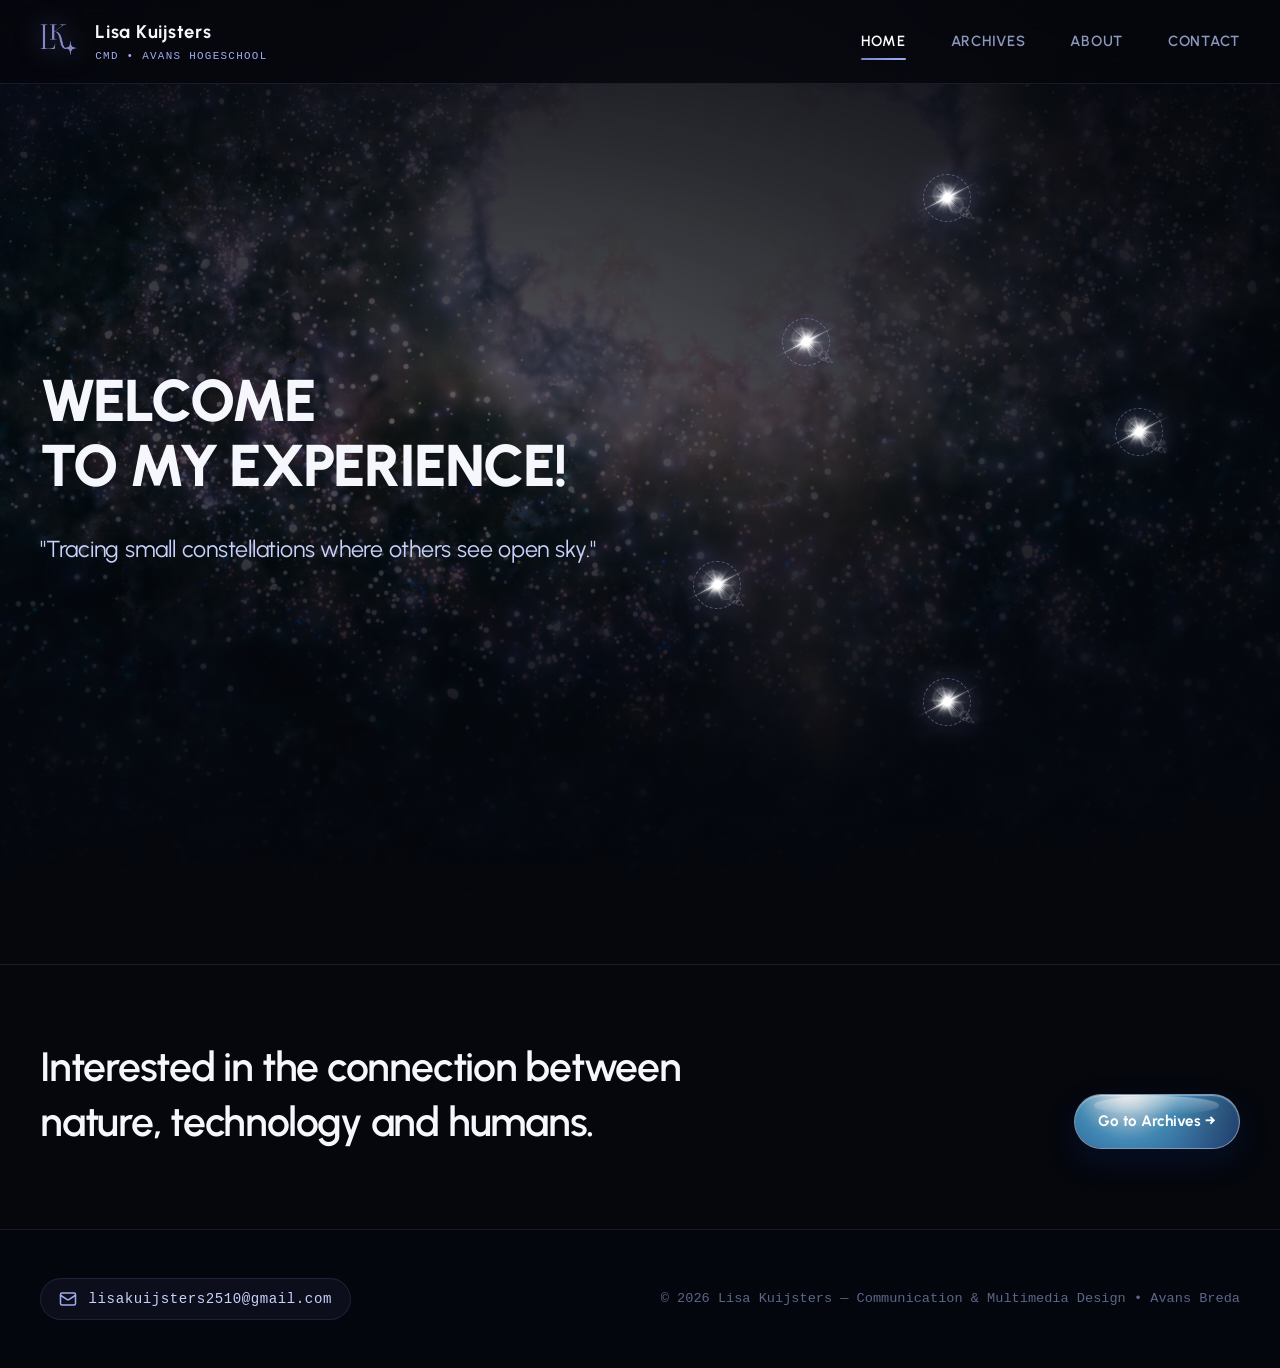
<file: index.html>
<!DOCTYPE html>
<html lang="en">
<head>
  <meta charset="UTF-8">
  <meta name="viewport" content="width=device-width, initial-scale=1.0">
  <title>Lisa Kuijsters — Portfolio</title>
  <meta name="description" content="Editorial design archive and portfolio of Lisa Kuijsters, Communication &amp; Multimedia Design at Avans Hogeschool.">
  <link rel="stylesheet" href="css/style.css">
  <link rel="icon" type="image/png" href="images/logo.png">
</head>
<body>

  <!-- Ambient Cursor Glow -->
  <div id="cursor-glow"></div>

  <!-- Header Navigation -->
  <header class="site-header">
    <div class="container header-inner">
      <a href="index.html" class="logo-link">
        <img src="images/logo.png" alt="LK Monogram Logo" class="logo-img">
        <div class="logo-meta">
          <span class="logo-name">Lisa Kuijsters</span>
          <span class="logo-dept">CMD • AVANS HOGESCHOOL</span>
        </div>
      </a>

      <nav class="desktop-nav">
        <a href="index.html" class="nav-link active">Home</a>
        <a href="archives.html" class="nav-link">Archives</a>
        <a href="about.html" class="nav-link">About</a>
        <a href="contact.html" class="nav-link">Contact</a>
      </nav>

      <button class="mobile-menu-btn" aria-label="Toggle navigation menu">
        <img src="images/icons/menu.png" alt="Menu Icon">
      </button>
    </div>
  </header>

  <!-- Mobile Drawer -->
  <div class="mobile-drawer">
    <a href="index.html" class="nav-link active">Home</a>
    <a href="archives.html" class="nav-link">Archives</a>
    <a href="about.html" class="nav-link">About</a>
    <a href="contact.html" class="nav-link">Contact</a>
  </div>

  <main>
    <!-- Living Rotating Milky Way Background -->
    <div class="milkyway-viewport">
      <div class="milkyway-galaxy-disc" aria-hidden="true"></div>
      <div class="milkyway-overlay-mask" aria-hidden="true"></div>
    </div>

    <!-- Interactive Constellation System: 5 Project Starburst Buttons -->
    <div class="constellation-system">
      
      <!-- Button Node 1: Project 01 — Aether (Active Project: Can + Poster) -->
      <a href="archives.html#aether" class="star-node star-node-1" data-target-url="archives.html#aether">
        <div class="node-pulse-ring"></div>
        <div class="star-node-flare-btn" role="button" aria-label="Open Project 01: Aether"></div>
        <!-- Hover Preview Card -->
        <div class="node-preview-card">
          <div class="preview-thumb">
            <img src="images/mockup blikje.png" alt="Aether Botanical Can &amp; Poster Project">
          </div>
          <div class="preview-meta-row">
            <span class="preview-num">PROJECT 01</span>
            <span class="preview-category">BRANDING</span>
          </div>
          <h4 class="preview-title">Aether</h4>
          <p style="font-size:0.85rem;color:var(--text-muted);margin-top:-0.3rem;">Botanical Identity</p>
          <div class="preview-cta">
            <span>EXPLORE ARCHIVE</span>
            <span>→</span>
          </div>
        </div>
      </a>

      <!-- Button Node 2: Project 02 — Tea Break -->
      <a href="archives.html#tea-break" class="star-node star-node-2" data-target-url="archives.html#tea-break">
        <div class="node-pulse-ring"></div>
        <div class="star-node-flare-btn" role="button" aria-label="Open Project 02: Tea Break"></div>
        <!-- Hover Preview Card -->
        <div class="node-preview-card">
          <div class="preview-thumb">
            <img src="images/knolling.jpg" alt="Tea Break Knolling Composition">
          </div>
          <div class="preview-meta-row">
            <span class="preview-num">PROJECT 02</span>
            <span class="preview-category">REDESIGN</span>
          </div>
          <h4 class="preview-title">Tea Break</h4>
          <p style="font-size:0.85rem;color:var(--text-muted);margin-top:-0.3rem;">Knolling &amp; 3D Design</p>
          <div class="preview-cta">
            <span>EXPLORE ARCHIVE</span>
            <span>→</span>
          </div>
        </div>
      </a>

      <!-- Button Node 3: Project 03 — A dive in nature -->
      <a href="archives.html#a-dive-in-nature" class="star-node star-node-3" data-target-url="archives.html#a-dive-in-nature">
        <div class="node-pulse-ring"></div>
        <div class="star-node-flare-btn" role="button" aria-label="Open Project 03: A dive in nature"></div>
        <!-- Hover Preview Card -->
        <div class="node-preview-card">
          <div class="preview-thumb">
            <img src="images/butterfly.jpg" alt="A dive in nature Butterfly Sketch">
          </div>
          <div class="preview-meta-row">
            <span class="preview-num">PROJECT 03</span>
            <span class="preview-category">SKETCHING</span>
          </div>
          <h4 class="preview-title">A dive in nature</h4>
          <p style="font-size:0.85rem;color:var(--text-muted);margin-top:-0.3rem;">Visual Studies</p>
          <div class="preview-cta">
            <span>EXPLORE ARCHIVE</span>
            <span>→</span>
          </div>
        </div>
      </a>

      <!-- Button Node 4: Project 04 — StimShower -->
      <a href="archives.html#stimshower" class="star-node star-node-4" data-target-url="archives.html#stimshower">
        <div class="node-pulse-ring"></div>
        <div class="star-node-flare-btn" role="button" aria-label="Open Project 04: StimShower"></div>
        <!-- Hover Preview Card -->
        <div class="node-preview-card">
          <div class="preview-thumb">
            <img src="images/ssvisualisatie.jpg" alt="StimShower Sensory Visualisation">
          </div>
          <div class="preview-meta-row">
            <span class="preview-num">PROJECT 04</span>
            <span class="preview-category">SCENT DESIGN</span>
          </div>
          <h4 class="preview-title">StimShower</h4>
          <p style="font-size:0.85rem;color:var(--text-muted);margin-top:-0.3rem;">Sensory Self-Medication</p>
          <div class="preview-cta">
            <span>EXPLORE ARCHIVE</span>
            <span>→</span>
          </div>
        </div>
      </a>

      <!-- Button Node 5: Project 05 — Workscape Box -->
      <a href="archives.html#workscape-box" class="star-node star-node-5" data-target-url="archives.html#workscape-box">
        <div class="node-pulse-ring"></div>
        <div class="star-node-flare-btn" role="button" aria-label="Open Project 05: Workscape Box"></div>
        <!-- Hover Preview Card -->
        <div class="node-preview-card">
          <div class="preview-thumb">
            <img src="images/workscapebox.jpg" alt="Workscape Box Physical Prototype">
          </div>
          <div class="preview-meta-row">
            <span class="preview-num">PROJECT 05</span>
            <span class="preview-category">PROTOTYPE</span>
          </div>
          <h4 class="preview-title">Workscape Box</h4>
          <p style="font-size:0.85rem;color:var(--text-muted);margin-top:-0.3rem;">Soundscape &amp; Shift Handover</p>
          <div class="preview-cta">
            <span>EXPLORE ARCHIVE</span>
            <span>→</span>
          </div>
        </div>
      </a>

    </div>

    <!-- Editorial Asymmetrical Hero Section (Open Milky Way Canvas) -->
    <section class="editorial-hero">
      <div class="container">
        
        <!-- Left Editorial Column -->
        <div class="editorial-hero-content">
          <h1 class="editorial-hero-title">
            Welcome <br>
            to my <span class="milky-way-hover lisa-galaxy-wrap" id="lisa-galaxy-wrap">
              <span class="lisa-text" id="lisa-text">experience</span>
              <canvas id="lisa-canvas" class="lisa-canvas"></canvas>
            </span>!
          </h1>

          <p class="hero-interest-text">
            "Tracing small constellations where others see open sky."
          </p>
        </div>

      </div>
    </section>

    <!-- Editorial Motto Divider -->
    <div class="hairline"></div>
    <div class="container" style="padding-bottom: 5rem;">
      <div style="display: flex; justify-content: space-between; align-items: flex-end; flex-wrap: wrap; gap: 2rem;">
        <div>
          <h2 class="title-medium" style="margin-top: 0.6rem; max-width: 680px; line-height: 1.35;">
            Interested in the connection between nature, technology and humans.
          </h2>
        </div>
        <a href="archives.html" class="btn-fluid-glass">
          <span>Go to Archives →</span>
        </a>
      </div>
    </div>
  </main>

  <!-- Clean Footer (Without duplicate menu) -->
  <footer class="site-footer">
    <div class="container">
      <div class="footer-inner">
        <a href="mailto:lisakuijsters2510@gmail.com" class="footer-email-link">
          <svg class="email-icon" width="18" height="18" viewBox="0 0 24 24" fill="none" stroke="currentColor" stroke-width="2" stroke-linecap="round" stroke-linejoin="round" aria-hidden="true">
            <rect width="20" height="16" x="2" y="4" rx="2"></rect>
            <path d="m22 7-8.97 5.7a1.94 1.94 0 0 1-2.06 0L2 7"></path>
          </svg>
          <span>lisakuijsters2510@gmail.com</span>
        </a>

        <div class="footer-bottom-text">
          <span>&copy; 2026 Lisa Kuijsters — Communication &amp; Multimedia Design • Avans Breda</span>
        </div>
      </div>
    </div>
  </footer>

  <script src="js/fluid-edges.js"></script>
  <script src="js/main.js"></script>
</body>
</html>
</file>
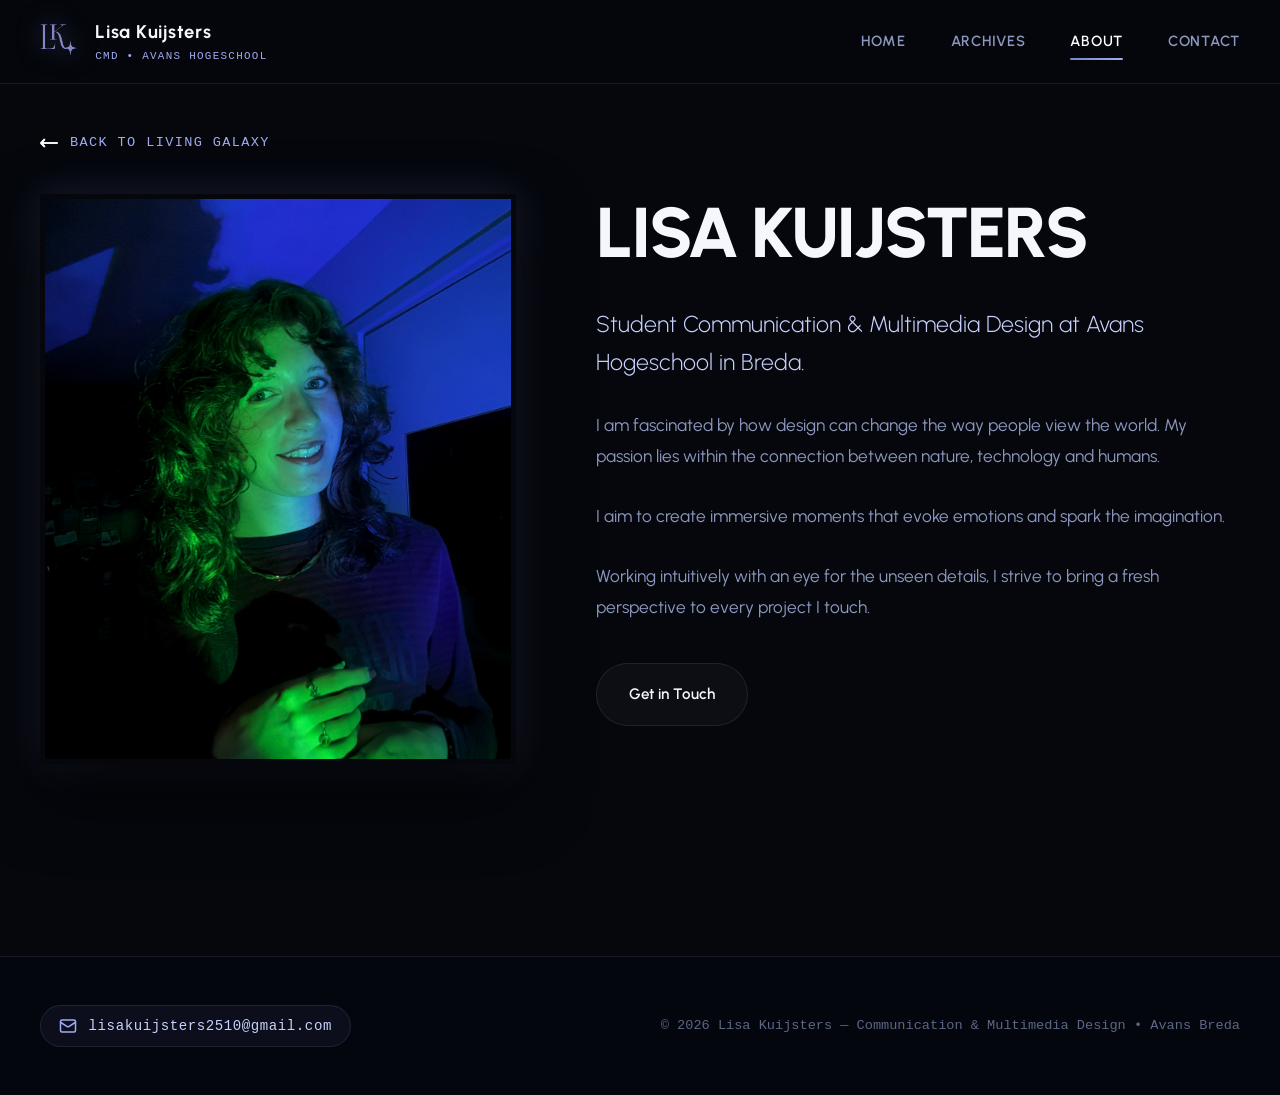
<file: about.html>
<!DOCTYPE html>
<html lang="en">
<head>
  <meta charset="UTF-8">
  <meta name="viewport" content="width=device-width, initial-scale=1.0">
  <title>About Lisa Kuijsters — CMD Avans Hogeschool</title>
  <meta name="description" content="Meet Lisa Kuijsters, a Communication & Multimedia Design student at Avans Hogeschool Breda. Philosophy, creative toolkit, and design ethos.">
  <link rel="stylesheet" href="css/style.css">
  <link rel="icon" type="image/png" href="images/logo.png">
</head>
<body>

  <!-- Ambient Cursor Glow -->
  <div id="cursor-glow"></div>

  <!-- Header Navigation -->
  <header class="site-header">
    <div class="container header-inner">
      <a href="index.html" class="logo-link">
        <img src="images/logo.png" alt="LK Monogram Logo" class="logo-img">
        <div class="logo-meta">
          <span class="logo-name">Lisa Kuijsters</span>
          <span class="logo-dept">CMD • AVANS HOGESCHOOL</span>
        </div>
      </a>

      <nav class="desktop-nav">
        <a href="index.html" class="nav-link">Home</a>
        <a href="archives.html" class="nav-link">Archives</a>
        <a href="about.html" class="nav-link active">About</a>
        <a href="contact.html" class="nav-link">Contact</a>
      </nav>

      <button class="mobile-menu-btn" aria-label="Toggle navigation menu">
        <img src="images/icons/menu.png" alt="Menu Icon">
      </button>
    </div>
  </header>

  <!-- Mobile Drawer -->
  <div class="mobile-drawer">
    <a href="index.html" class="nav-link">Home</a>
    <a href="archives.html" class="nav-link">Archives</a>
    <a href="about.html" class="nav-link active">About</a>
    <a href="contact.html" class="nav-link">Contact</a>
  </div>

  <main style="padding-top: calc(var(--header-height) + 3rem); padding-bottom: 6rem;">
    <div class="container">
      
      <!-- Back Navigation -->
      <a href="index.html" class="back-link">
        <img src="images/icons/leftArrow.png" alt="Back Arrow">
        <span>Back to Living Galaxy</span>
      </a>

      <!-- Asymmetrical Editorial Layout -->
      <div class="about-asymmetric-layout">
        
        <!-- Portrait Photo Column with me.jpg (Cloud Morphology) -->
        <div>
          <div class="about-portrait-card">
            <img src="images/me.jpg?v=20260914" alt="Lisa Kuijsters portrait in Barcelona overlooking city skyline">
          </div>
        </div>

        <!-- Bio & Editorial Content Column -->
        <div>
          <h1 class="editorial-hero-title" style="font-size: clamp(2.8rem, 5.5vw, 4.8rem); margin: 0 0 2rem 0;">
            Lisa Kuijsters
          </h1>

          <p class="lead-text" style="margin-bottom: 1.8rem;">
            Student Communication &amp; Multimedia Design at Avans Hogeschool in Breda.
          </p>

          <p style="margin-bottom: 1.8rem; font-size: 1.08rem; line-height: 1.8;">
            I am fascinated by how design can change the way people view the world. My passion lies within the connection between nature, technology and humans.
          </p>

          <p style="margin-bottom: 1.8rem; font-size: 1.08rem; line-height: 1.8;">
            I aim to create immersive moments that evoke emotions and spark the imagination.
          </p>

          <p style="margin-bottom: 2.5rem; font-size: 1.08rem; line-height: 1.8;">
            Working intuitively with an eye for the unseen details, I strive to bring a fresh perspective to every project I touch.
          </p>

          <!-- Action -->
          <div style="display: flex; gap: 1.2rem; flex-wrap: wrap;">
            <a href="contact.html" class="btn-editorial-outline">
              <span>Get in Touch</span>
            </a>
          </div>
        </div>

      </div>

    </div>
  </main>

  <!-- Clean Footer (Without duplicate menu) -->
  <footer class="site-footer">
    <div class="container">
      <div class="footer-inner">
        <a href="mailto:lisakuijsters2510@gmail.com" class="footer-email-link">
          <svg class="email-icon" width="18" height="18" viewBox="0 0 24 24" fill="none" stroke="currentColor" stroke-width="2" stroke-linecap="round" stroke-linejoin="round" aria-hidden="true">
            <rect width="20" height="16" x="2" y="4" rx="2"></rect>
            <path d="m22 7-8.97 5.7a1.94 1.94 0 0 1-2.06 0L2 7"></path>
          </svg>
          <span>lisakuijsters2510@gmail.com</span>
        </a>

        <div class="footer-bottom-text">
          <span>&copy; 2026 Lisa Kuijsters — Communication &amp; Multimedia Design • Avans Breda</span>
        </div>
      </div>
    </div>
  </footer>

  <!-- Water Turbulence SVG Filter (VideoStar Fluid Distortion Effect) -->
  <svg class="water-turbulence-filter-def" aria-hidden="true" style="position: absolute; width: 0; height: 0; pointer-events: none; overflow: hidden;">
    <defs>
      <filter id="water-turbulence" x="-10%" y="-10%" width="120%" height="120%" color-interpolation-filters="sRGB">
        <feTurbulence type="fractalNoise" baseFrequency="0.018 0.025" numOctaves="2" result="turb">
          <animate attributeName="baseFrequency" dur="8s" values="0.015 0.02; 0.025 0.035; 0.018 0.022; 0.015 0.02" repeatCount="indefinite" />
        </feTurbulence>
        <feDisplacementMap in="SourceGraphic" in2="turb" scale="7" xChannelSelector="R" yChannelSelector="G" />
      </filter>
    </defs>
  </svg>

  <script src="js/fluid-edges.js"></script>
  <script src="js/main.js"></script>
</body>
</html>
</file>
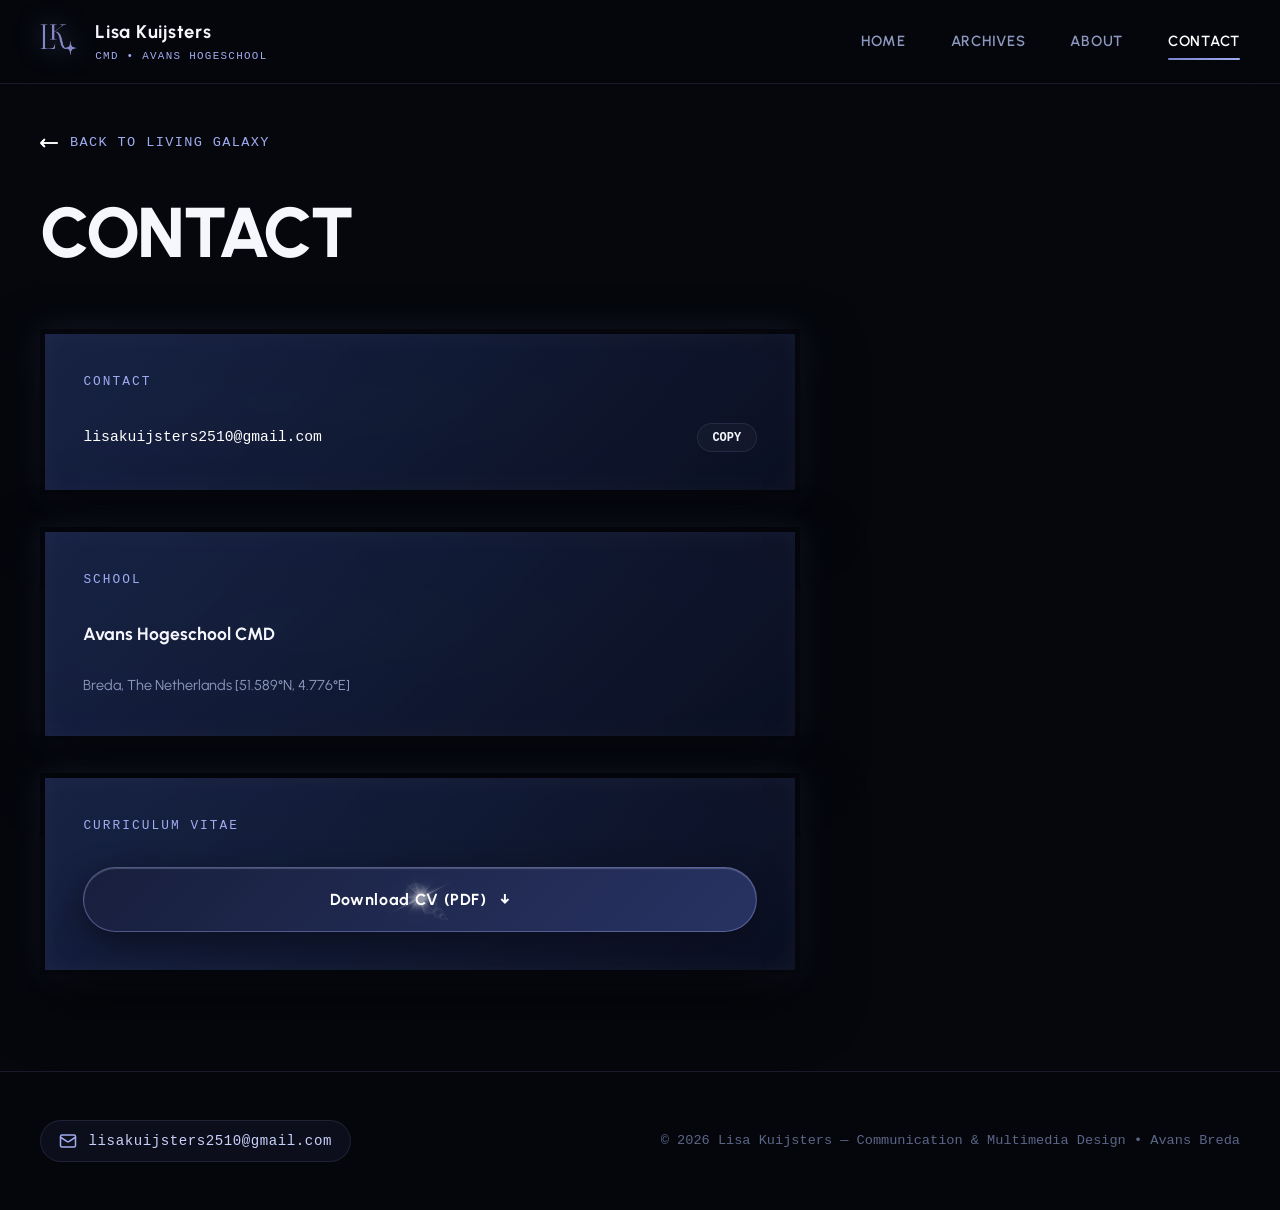
<file: contact.html>
<!DOCTYPE html>
<html lang="en">
<head>
  <meta charset="UTF-8">
  <meta name="viewport" content="width=device-width, initial-scale=1.0">
  <title>Contact — Lisa Kuijsters | CMD Avans</title>
  <meta name="description" content="Reach out to Lisa Kuijsters for design collaborations, internships, and project inquiries.">
  <link rel="stylesheet" href="css/style.css">
  <link rel="icon" type="image/png" href="images/logo.png">
</head>
<body>

  <!-- Ambient Cursor Glow -->
  <div id="cursor-glow"></div>

  <!-- Header Navigation -->
  <header class="site-header">
    <div class="container header-inner">
      <a href="index.html" class="logo-link">
        <img src="images/logo.png" alt="LK Monogram Logo" class="logo-img">
        <div class="logo-meta">
          <span class="logo-name">Lisa Kuijsters</span>
          <span class="logo-dept">CMD • AVANS HOGESCHOOL</span>
        </div>
      </a>

      <nav class="desktop-nav">
        <a href="index.html" class="nav-link">Home</a>
        <a href="archives.html" class="nav-link">Archives</a>
        <a href="about.html" class="nav-link">About</a>
        <a href="contact.html" class="nav-link active">Contact</a>
      </nav>

      <button class="mobile-menu-btn" aria-label="Toggle navigation menu">
        <img src="images/icons/menu.png" alt="Menu Icon">
      </button>
    </div>
  </header>

  <!-- Mobile Drawer -->
  <div class="mobile-drawer">
    <a href="index.html" class="nav-link">Home</a>
    <a href="archives.html" class="nav-link">Archives</a>
    <a href="about.html" class="nav-link">About</a>
    <a href="contact.html" class="nav-link active">Contact</a>
  </div>

  <main style="padding-top: calc(var(--header-height) + 3rem); padding-bottom: 6rem;">
    <div class="container">
      
      <!-- Back Navigation -->
      <a href="index.html" class="back-link">
        <img src="images/icons/leftArrow.png" alt="Back Arrow">
        <span>Back to Living Galaxy</span>
      </a>

      <!-- Page Header -->
      <div style="margin-bottom: 3.5rem;">
        <h1 class="editorial-hero-title" style="font-size: clamp(2.8rem, 5.5vw, 5rem); margin: 0;">
          Contact
        </h1>
      </div>

      <!-- Asymmetrical Contact Layout -->
      <div class="contact-asymmetric-layout contact-info-only">
        <!-- Direct contact details -->
        <div style="display: flex; flex-direction: column; gap: 2rem;">
          
          <!-- Availability Badge Box -->
          <!-- Direct Email Box with Copy Button -->
          <div class="asymmetric-guide-box">
            <span class="mono-meta" style="color: var(--color-lavender);">CONTACT</span>
            <div style="display: flex; justify-content: space-between; align-items: center; margin-top: 0.5rem;">
              <span style="font-family: var(--font-mono); font-size: 0.92rem; color: #fff;">lisakuijsters2510@gmail.com</span>
              <button class="btn-editorial-outline" data-copy="lisakuijsters2510@gmail.com" style="padding: 0.4rem 0.9rem; font-size: 0.75rem; font-family: var(--font-mono); cursor: pointer;">
                COPY
              </button>
            </div>
          </div>

          <!-- School Location -->
          <div class="asymmetric-guide-box">
            <span class="mono-meta" style="color: var(--color-lavender);">SCHOOL</span>
            <div style="font-family: var(--font-display); font-size: 1.1rem; font-weight: 700; margin-top: 0.4rem;">
              Avans Hogeschool CMD
            </div>
            <p style="font-size: 0.9rem; margin-top: 0.2rem;">
              Breda, The Netherlands [51.589°N, 4.776°E]
            </p>
          </div>

          <!-- CV Document Box -->
          <div class="asymmetric-guide-box">
            <span class="mono-meta" style="color: var(--color-lavender);">CURRICULUM VITAE</span>
            <div style="margin-top: 0.5rem;">
              <a href="CV lisakuijsters.pdf" download="CV_Lisa_Kuijsters.pdf" class="btn-editorial-flare" style="display: inline-flex; width: 100%; justify-content: center; gap: 0.8rem;">
                <span>Download CV (PDF)</span>
                <span>↓</span>
              </a>
            </div>
          </div>

        </div>

      </div>

    </div>
  </main>

  <!-- Toast Notification -->
  <div id="toast-msg" class="toast-msg"></div>

  <!-- Clean Footer (Without duplicate menu) -->
  <footer class="site-footer">
    <div class="container">
      <div class="footer-inner">
        <a href="mailto:lisakuijsters2510@gmail.com" class="footer-email-link">
          <svg class="email-icon" width="18" height="18" viewBox="0 0 24 24" fill="none" stroke="currentColor" stroke-width="2" stroke-linecap="round" stroke-linejoin="round" aria-hidden="true">
            <rect width="20" height="16" x="2" y="4" rx="2"></rect>
            <path d="m22 7-8.97 5.7a1.94 1.94 0 0 1-2.06 0L2 7"></path>
          </svg>
          <span>lisakuijsters2510@gmail.com</span>
        </a>

        <div class="footer-bottom-text">
          <span>&copy; 2026 Lisa Kuijsters — Communication &amp; Multimedia Design • Avans Breda</span>
        </div>
      </div>
    </div>
  </footer>

  <script src="js/fluid-edges.js"></script>
  <script src="js/main.js"></script>
</body>
</html>
</file>
<file: css/style.css>
/* ==========================================================================
   LISA K. — CMD AVANS HOGESCHOOL
   EDITORIAL ASYMMETRICAL DESIGN SYSTEM
   ========================================================================== */

@import url('https://fonts.googleapis.com/css2?family=Urbanist:ital,wght@0,300;0,400;0,500;0,600;0,700;0,800;1,300;1,400;1,500;1,600;1,700&display=swap');

:root {
  /* Color Palette from designSystem.jpg */
  --bg-void: #05070d;
  --bg-cosmos: #090c17;
  --bg-surface: #101528;
  --bg-card: rgba(16, 21, 40, 0.75);
  --bg-card-hover: rgba(24, 32, 62, 0.9);
  --bg-glass: rgba(255, 255, 255, 0.035);

  --color-primary: #12162d;
  --color-secondary: #273156;
  --color-tertiary: #495687;
  --color-accent: #7885cc;
  --color-lavender: #a1acf0;
  --color-light: #c8d1fc;
  --color-highlight: #ffffff;

  --text-main: #f5f7fd;
  --text-muted: #8d98be;
  --text-dim: #5c6687;

  --border-hairline: rgba(161, 172, 240, 0.12);
  --border-glow: rgba(161, 172, 240, 0.4);
  --border-solid: rgba(161, 172, 240, 0.22);

  /* Typography */
  --font-display: 'Urbanist', -apple-system, BlinkMacSystemFont, sans-serif;
  --font-sans: 'Urbanist', -apple-system, BlinkMacSystemFont, sans-serif;
  --font-mono: 'SF Mono', 'Roboto Mono', Menlo, Consolas, monospace;

  --ease-editorial: cubic-bezier(0.19, 1, 0.22, 1);
  --ease-spring: cubic-bezier(0.16, 1, 0.3, 1);
  --transition-smooth: all 0.4s var(--ease-editorial);

  --max-width: 1360px;
  --header-height: 84px;
}

/* --- Base & Reset --- */
*, *::before, *::after {
  box-sizing: border-box;
  margin: 0;
  padding: 0;
}

html {
  scroll-behavior: smooth;
  font-size: 16px;
  background-color: var(--bg-void);
  color: var(--text-main);
  font-family: var(--font-sans);
  overflow-x: hidden;
}

body {
  min-height: 100vh;
  display: flex;
  flex-direction: column;
  position: relative;
  background-color: var(--bg-void);
  color: var(--text-main);
  line-height: 1.6;
  -webkit-font-smoothing: antialiased;
}

/* Shooting-star cursor line effect */
#cursor-line {
  position: fixed;
  height: 2px;
  background: linear-gradient(90deg, rgba(255,255,255,0.2), rgba(255,255,255,0.8));
  pointer-events: none;
  transform-origin: left center;
  opacity: 0;
  transition: opacity 0.2s ease-out;
  z-index: 9999;
}

/* --- Typography (Editorial & Bold) --- */
h1, h2, h3, h4, .title-meta {
  font-family: var(--font-display);
  font-weight: 700;
  letter-spacing: -0.03em;
  color: var(--text-main);
  line-height: 1.05;
}

.editorial-hero-title {
  font-size: clamp(2.4rem, 4.6vw, 4.2rem);
  font-weight: 800;
  line-height: 1.12;
  letter-spacing: -0.03em;
  text-transform: uppercase;
}

.editorial-hero-title span.accent-outline {
  color: transparent;
  -webkit-text-stroke: 1.5px var(--color-lavender);
  transition: color 0.4s ease;
}

.editorial-hero-title span.accent-outline:hover {
  color: var(--color-lavender);
}

/* --- Interactive Stardust Colliding Milky Ways on "experience" --- */
.milky-way-hover,
.lisa-galaxy-wrap {
  position: relative;
  display: inline-block;
  cursor: pointer;
  vertical-align: baseline;
}

.lisa-text {
  position: relative;
  display: inline-block;
  color: var(--text-main);
  text-transform: uppercase;
  transition: opacity 0.4s ease, filter 0.4s ease, transform 0.4s ease;
  z-index: 2;
}

.milky-way-hover:hover .lisa-text,
.lisa-galaxy-wrap:hover .lisa-text,
.lisa-galaxy-wrap.active-milkyway .lisa-text {
  opacity: 0.15;
  filter: drop-shadow(0 0 25px rgba(161, 172, 240, 0.95)) drop-shadow(0 0 50px rgba(80, 227, 194, 0.8));
  transform: scale(1.02);
}

.lisa-canvas {
  position: absolute;
  top: 50%;
  left: 50%;
  transform: translate(-50%, -50%);
  width: 520px;
  height: 340px;
  pointer-events: none;
  z-index: 15;
  opacity: 0;
  transition: opacity 0.35s ease;
}

.milky-way-hover:hover .lisa-canvas,
.lisa-galaxy-wrap:hover .lisa-canvas,
.lisa-galaxy-wrap.active-milkyway .lisa-canvas {
  opacity: 1;
}

.title-large {
  font-size: clamp(2.4rem, 5vw, 4.2rem);
  font-weight: 700;
  line-height: 1.1;
}

.title-medium {
  font-size: clamp(1.8rem, 3.2vw, 2.8rem);
  font-weight: 600;
  line-height: 1.2;
}

.title-small {
  font-size: clamp(1.2rem, 1.8vw, 1.6rem);
  font-weight: 600;
}

.mono-meta {
  font-family: var(--font-mono);
  font-size: 0.8rem;
  font-weight: 500;
  text-transform: uppercase;
  letter-spacing: 0.16em;
  color: var(--color-lavender);
}

p {
  color: var(--text-muted);
  font-size: 1.05rem;
  font-weight: 400;
  line-height: 1.7;
}

p.lead-text {
  font-size: clamp(1.15rem, 1.8vw, 1.45rem);
  font-weight: 300;
  line-height: 1.65;
  color: var(--color-light);
}

a {
  color: inherit;
  text-decoration: none;
  transition: var(--transition-smooth);
}

img {
  max-width: 100%;
  height: auto;
  display: block;
}

.container {
  width: 100%;
  max-width: var(--max-width);
  margin-left: auto;
  margin-right: auto;
  padding-left: 2.5rem;
  padding-right: 2.5rem;
}

.hairline {
  height: 1px;
  background: var(--border-hairline);
  width: 100%;
  margin: 4rem 0;
}

/* --- Site Header --- */
.site-header {
  position: fixed;
  top: 0;
  left: 0;
  right: 0;
  height: var(--header-height);
  display: flex;
  align-items: center;
  z-index: 1000;
  background: rgba(5, 7, 13, 0.82);
  backdrop-filter: blur(20px);
  -webkit-backdrop-filter: blur(20px);
  border-bottom: 1px solid var(--border-hairline);
  transition: var(--transition-smooth);
}

.site-header.scrolled {
  background: rgba(5, 7, 13, 0.95);
  box-shadow: 0 4px 25px rgba(0, 0, 0, 0.5);
}

.header-inner {
  display: flex;
  align-items: center;
  justify-content: space-between;
  width: 100%;
}

.logo-link {
  display: flex;
  align-items: center;
  gap: 1.1rem;
}

.logo-img {
  height: 46px;
  width: auto;
  filter: drop-shadow(0 0 12px rgba(161, 172, 240, 0.5));
  transition: transform 0.4s var(--ease-spring);
}

.logo-link:hover .logo-img {
  transform: scale(1.1) rotate(-4deg);
}

.logo-meta {
  display: flex;
  flex-direction: column;
}

.logo-name {
  font-family: var(--font-display);
  font-weight: 700;
  font-size: 1.15rem;
  letter-spacing: 0.04em;
  color: var(--text-main);
}

.logo-dept {
  font-family: var(--font-mono);
  font-size: 0.68rem;
  font-weight: 500;
  color: var(--color-lavender);
  letter-spacing: 0.12em;
  text-transform: uppercase;
}

.desktop-nav {
  display: flex;
  align-items: center;
  gap: 2.8rem;
}

.nav-link {
  font-family: var(--font-display);
  font-size: 0.92rem;
  font-weight: 600;
  letter-spacing: 0.05em;
  text-transform: uppercase;
  color: var(--text-muted);
  position: relative;
  padding: 0.4rem 0;
  transition: color 0.25s ease;
}

.nav-link::after {
  content: '';
  position: absolute;
  bottom: 0;
  left: 0;
  width: 0;
  height: 2px;
  background: linear-gradient(90deg, var(--color-accent), var(--color-lavender));
  transition: width 0.35s var(--ease-spring);
  border-radius: 2px;
}

.nav-link:hover,
.nav-link.active {
  color: #fff;
}

.nav-link.active::after,
.nav-link:hover::after {
  width: 100%;
}

.header-status-pill {
  display: inline-flex;
  align-items: center;
  gap: 0.6rem;
  padding: 0.45rem 1.1rem;
  border-radius: 9999px;
  background: rgba(120, 133, 204, 0.08);
  border: 1px solid var(--border-glow);
  font-family: var(--font-mono);
  font-size: 0.75rem;
  font-weight: 500;
  color: var(--color-light);
  letter-spacing: 0.05em;
}

.header-status-pill .pulse-dot {
  width: 7px;
  height: 7px;
  border-radius: 50%;
  background: #50e3c2;
  box-shadow: 0 0 10px #50e3c2;
  animation: pulseDot 2s infinite ease-in-out;
}

@keyframes pulseDot {
  0%, 100% { transform: scale(1); opacity: 0.8; }
  50% { transform: scale(1.4); opacity: 1; }
}

.mobile-menu-btn {
  display: none;
  background: transparent;
  border: none;
  cursor: pointer;
  padding: 0.5rem;
  align-items: center;
  justify-content: center;
}

.mobile-menu-btn img {
  width: 28px;
  height: 28px;
  filter: invert(1) brightness(1.8);
}

.mobile-drawer {
  position: fixed;
  top: var(--header-height);
  left: 0;
  right: 0;
  background: rgba(7, 9, 17, 0.98);
  backdrop-filter: blur(25px);
  padding: 2.5rem 2rem;
  border-bottom: 1px solid var(--border-hairline);
  display: flex;
  flex-direction: column;
  gap: 1.8rem;
  transform: translateY(-120%);
  opacity: 0;
  pointer-events: none;
  transition: transform 0.4s var(--ease-spring), opacity 0.3s ease;
  z-index: 1100;
}

.mobile-drawer.open {
  transform: translateY(0);
  opacity: 1;
  pointer-events: auto;
}

.mobile-drawer .nav-link {
  font-size: 1.4rem;
}

/* ==========================================================================
   LIVING ROTATING MILKY WAY BACKGROUND (ALIVE GALAXY)
   ========================================================================== */
.milkyway-viewport {
  position: absolute;
  top: 0;
  left: 0;
  right: 0;
  height: 100vh;
  min-height: 800px;
  overflow: hidden;
  pointer-events: none;
  z-index: 0;
}

.milkyway-galaxy-disc {
  position: absolute;
  top: 50%;
  left: 60%;
  width: 145vmax;
  height: 145vmax;
  margin-top: -72.5vmax;
  margin-left: -72.5vmax;
  background-image: url('../images/milkyway.jpeg');
  background-size: cover;
  background-position: center;
  border-radius: 50%;
  opacity: 0.55;
  mix-blend-mode: screen;
  filter: brightness(1.15) contrast(1.22);
  transform-origin: center center;
  animation: rotateMilkyWay 160s linear infinite;
  will-change: transform;
}

@keyframes rotateMilkyWay {
  0% { transform: rotate(0deg) scale(1); }
  50% { transform: rotate(180deg) scale(1.05); }
  100% { transform: rotate(360deg) scale(1); }
}

.milkyway-overlay-mask {
  position: absolute;
  inset: 0;
  background: 
    radial-gradient(ellipse at 35% 45%, rgba(5, 7, 13, 0.35) 0%, rgba(5, 7, 13, 0.8) 65%, var(--bg-void) 100%),
    linear-gradient(180deg, rgba(5, 7, 13, 0.4) 0%, transparent 50%, var(--bg-void) 100%);
  pointer-events: none;
}

/* ==========================================================================
   ORGANIC CLOUD MORPHOLOGY & FLOATING ANIMATIONS
   ========================================================================== */
@keyframes cloudMorph {
  0% {
    border-radius: 64% 36% 56% 44% / 46% 58% 42% 54%;
  }
  33% {
    border-radius: 46% 54% 42% 58% / 56% 44% 56% 44%;
  }
  66% {
    border-radius: 56% 44% 62% 38% / 44% 56% 44% 56%;
  }
  100% {
    border-radius: 64% 36% 56% 44% / 46% 58% 42% 54%;
  }
}

@keyframes cloudFloat {
  0%, 100% {
    transform: translateY(0px) rotate(0deg);
  }
  50% {
    transform: translateY(-8px) rotate(0.6deg);
  }
}

@keyframes liquidFrameFlow {
  0%, 100% { background-position: 0 0, 0% 50%, 100% 50%; }
  50% { background-position: 0 0, 100% 50%, 0% 50%; }
}

/* A moving layer of overlapping highlights makes the frame flow like liquid
   metal instead of merely shifting a single gradient's colour. */
@keyframes liquidMetalFlow {
  0% { background-position: 0% 0%, 100% 15%, 30% 100%, 90% 85%, 15% 60%; transform: scale(1.06) rotate(0deg); }
  25% { background-position: 80% 35%, 15% 95%, 90% 20%, 10% 5%, 65% 40%; transform: scale(1.14) rotate(1.5deg); }
  50% { background-position: 20% 100%, 85% 20%, 10% 40%, 70% 0%, 100% 80%; transform: scale(1.08) rotate(-1deg); }
  75% { background-position: 100% 70%, 30% 0%, 75% 100%, 0% 55%, 42% 10%; transform: scale(1.16) rotate(1deg); }
  100% { background-position: 0% 0%, 100% 15%, 30% 100%, 90% 85%, 15% 60%; transform: scale(1.06) rotate(0deg); }
}

@supports (-webkit-mask-composite: xor) {
  .node-preview-card,
  .upcoming-card,
  .about-portrait-card,
  .asymmetric-guide-box {
    isolation: isolate;
    border: 5px solid transparent;
    background-clip: padding-box;
    animation: none;
  }

  /* Animated preview border disabled */

  .upcoming-card::before { animation-duration: 10s; animation-delay: -3s; }
  .about-portrait-card::before { animation-duration: 11s; animation-delay: -5s; }
  .asymmetric-guide-box::before { animation-duration: 9s; animation-delay: -2s; }
}

/* WebGL canvas: transparent in the middle and visibly fluid only at the edge. */
.node-preview-card.fluid-edge-host,
.upcoming-card.fluid-edge-host,
.about-portrait-card.fluid-edge-host,
.asymmetric-guide-box.fluid-edge-host {
  position: relative;
  overflow: visible;
  border: 0 !important;
  animation: none !important;
}

.fluid-edge-canvas {
  position: absolute;
  inset: -24px;
  width: calc(100% + 48px);
  height: calc(100% + 48px);
  z-index: 3;
  pointer-events: none;
}

.fluid-edge-host::before { display: none; }

/* ==========================================================================
   CONSTELLATION SYSTEM & 4 STARBURST PROJECT BUTTONS (button.png)
   ========================================================================== */
.constellation-system {
  position: absolute;
  top: 0;
  left: 0;
  width: 100%;
  height: 100vh;
  min-height: 800px;
  pointer-events: none;
  z-index: 50; /* Stacks below site header (1000) so scrolling elements go underneath */
}

.star-node {
  position: absolute;
  display: flex;
  align-items: center;
  justify-content: center;
  transform: translate(-50%, -50%);
  pointer-events: auto;
  cursor: pointer;
  z-index: 60;
  text-decoration: none;
}

/* Placed across the Milky Way spiral with ample clearance */
.star-node-1 { top: 22%; left: 74%; }
.star-node-2 { top: 48%; left: 89%; }
.star-node-3 { top: 78%; left: 74%; }
.star-node-4 { top: 65%; left: 56%; }
.star-node-5 { top: 38%; left: 63%; }

/* Node 1 is in the upper area, so open its preview card downward to avoid hitting top bar */
.star-node-1 .node-preview-card,
.star-node-5 .node-preview-card {
  bottom: auto;
  top: 92px;
  transform-origin: 50% 0%; /* Emerges downward from star button */
  transform: translateX(-50%) scale(0.1) translateY(-40px);
}

.star-node-1:hover .node-preview-card,
.star-node-1.active-preview .node-preview-card,
.star-node-1 .node-preview-card:hover,
.star-node-5:hover .node-preview-card,
.star-node-5.active-preview .node-preview-card,
.star-node-5 .node-preview-card:hover {
  transform: translateX(-50%) scale(1) translateY(0);
}

/* Node 2 is near the right edge and upper-mid, open downward and align inward */
.star-node-2 .node-preview-card {
  bottom: auto;
  top: 92px;
  left: auto;
  right: -20px;
  transform-origin: 80% 0%; /* Emerges downward from star button */
  transform: scale(0.1) translateY(-40px);
}

.star-node-2:hover .node-preview-card,
.star-node-2.active-preview .node-preview-card,
.star-node-2 .node-preview-card:hover {
  transform: scale(1) translateY(0);
}

.star-node:hover,
.star-node.active-preview {
  z-index: 70;
}

/* Updated star node flare button to use image background */
.star-node-flare-btn {
  width: 88px;
  height: 88px;
  position: relative;
  background-image: url('../images/button.png');
  background-size: contain;
  background-repeat: no-repeat;
  background-position: center;
  border: none;
  background-color: transparent;
  cursor: pointer;
  display: flex;
  align-items: center;
  justify-content: center;
  transition: transform 0.4s var(--ease-spring), filter 0.3s ease;
  filter: drop-shadow(0 0 16px rgba(161, 172, 240, 0.8));
  animation: flareBreathe 5s infinite ease-in-out;
}

/* Remove decorative before content */
.star-node-flare-btn::before { content: none; }

@media (max-width: 768px) {
  /* Scale star button for mobile */
  .star-node-flare-btn {
    width: 60px;
    height: 60px;
    background-size: contain;
  }
  /* Reduce fluid canvas bleed on small screens */
  .fluid-edge-canvas {
    inset: -12px;
    width: calc(100% + 24px);
    height: calc(100% + 24px);
  }
}

@keyframes flareBreathe {
  0%, 100% { transform: scale(0.95) rotate(0deg); opacity: 0.85; }
  50% { transform: scale(1.18) rotate(15deg); opacity: 1; filter: drop-shadow(0 0 30px rgba(220, 228, 255, 1)); }
}

.star-node:hover .star-node-flare-btn,
.star-node.active-preview .star-node-flare-btn {
  transform: scale(1.4) rotate(45deg);
  filter: drop-shadow(0 0 40px #ffffff);
}

.node-pulse-ring {
  position: absolute;
  width: 48px;
  height: 48px;
  border-radius: 50%;
  border: 1.5px dashed var(--color-lavender);
  opacity: 0.45;
  pointer-events: none;
  animation: ringSpin 20s linear infinite;
}

@keyframes ringSpin {
  100% { transform: rotate(360deg); }
}

.node-beacon-text {
  position: absolute;
  top: 100%;
  left: 50%;
  transform: translateX(-50%);
  font-family: var(--font-mono);
  font-size: 0.72rem;
  letter-spacing: 0.14em;
  text-transform: uppercase;
  color: #ffffff;
  white-space: nowrap;
  pointer-events: none;
  background: rgba(10, 13, 26, 0.85);
  backdrop-filter: blur(10px);
  padding: 0.25rem 0.7rem;
  border-radius: 9999px;
  border: 1px solid var(--border-glow);
  margin-top: -6px;
  transition: all 0.3s ease;
}

.star-node:hover .node-beacon-text,
.star-node.active-preview .node-beacon-text {
  background: var(--color-accent);
  color: #fff;
  border-color: #fff;
}

/* Hover project preview card */
.node-preview-card {
  position: absolute;
  bottom: 92px;
  left: 50%;
  transform-origin: 50% 100%; /* Emerges outward from star button */
  transform: translateX(-50%) scale(0.1) translateY(40px);
  width: 320px;
  background:
    linear-gradient(135deg, rgba(13, 18, 42, 0.98), rgba(7, 10, 25, 0.99)) padding-box,
    radial-gradient(ellipse at 15% 20%, #2ba7ff 0%, #1455c6 28%, transparent 52%) border-box,
    radial-gradient(ellipse at 85% 80%, #7edbff 0%, #2444bd 30%, transparent 56%) border-box;
  background-size: 100% 100%, 220% 220%, 220% 220%;
  backdrop-filter: blur(28px);
  -webkit-backdrop-filter: blur(28px);
  border: 2px solid transparent;
  border-radius: 2px;
  animation: none;
  padding: 1.6rem 1.4rem;
  box-shadow: 0 25px 65px rgba(0, 0, 0, 0.85), 0 0 35px rgba(120, 133, 204, 0.3), inset 0 0 25px rgba(255, 255, 255, 0.05);
  opacity: 0;
  visibility: hidden;
  pointer-events: none;
  transition: opacity 0.45s var(--ease-spring), transform 0.45s var(--ease-spring), visibility 0.45s;
  z-index: 100;
  display: flex;
  flex-direction: column;
  gap: 0.85rem;
}

/* Show preview immediately on hover or active class */
.star-node:hover .node-preview-card,
.star-node.active-preview .node-preview-card,
.node-preview-card:hover {
  opacity: 1;
  visibility: visible;
  pointer-events: auto;
  transform: translateX(-50%) scale(1) translateY(0);
}

.preview-thumb {
  width: 100%;
  height: 160px;
  border-radius: 0;
  overflow: hidden;
  position: relative;
  background: #060913;
  border: 1px solid var(--border-hairline);
  display: flex;
  align-items: center;
  justify-content: center;
}

.preview-thumb img {
  width: 100%;
  height: 100%;
  object-fit: cover;
  transition: transform 0.5s ease;
}

.node-preview-card:hover .preview-thumb img {
  transform: scale(1.06);
}

.preview-meta-row {
  display: flex;
  align-items: center;
  justify-content: space-between;
}

.preview-num {
  font-family: var(--font-mono);
  font-size: 0.75rem;
  color: var(--color-lavender);
  font-weight: 700;
}

.preview-category {
  font-size: 0.72rem;
  text-transform: uppercase;
  letter-spacing: 0.08em;
  color: var(--text-dim);
  font-weight: 600;
}

.preview-title {
  font-family: var(--font-display);
  font-size: 1.2rem;
  font-weight: 700;
  color: #fff;
  line-height: 1.2;
}

.preview-cta {
  display: inline-flex;
  align-items: center;
  justify-content: space-between;
  width: 100%;
  font-family: var(--font-mono);
  font-size: 0.75rem;
  letter-spacing: 0.08em;
  color: var(--color-light);
  padding-top: 0.5rem;
  border-top: 1px solid var(--border-hairline);
}

/* Placeholder thumb for upcoming projects */
.preview-thumb-placeholder {
  width: 100%;
  height: 100%;
  display: flex;
  flex-direction: column;
  align-items: center;
  justify-content: center;
  background: linear-gradient(135deg, rgba(20, 26, 52, 0.7) 0%, rgba(10, 13, 26, 0.9) 100%);
  color: var(--color-lavender);
  gap: 0.5rem;
}

/* ==========================================================================
   EDITORIAL ASYMMETRICAL HERO (BREATHING ROOM, NO GALAXY MAP OVERLAY)
   ========================================================================== */
.editorial-hero {
  position: relative;
  min-height: 100vh;
  display: flex;
  align-items: center;
  padding-top: calc(var(--header-height) + 2rem);
  padding-bottom: 5rem;
  z-index: 10;
  pointer-events: none; /* Let events fall through to constellation */
}

.editorial-hero-content {
  max-width: 680px;
  display: flex;
  flex-direction: column;
  gap: 2rem;
  pointer-events: auto; /* Re-enable buttons and links */
}

.hero-interest-text {
  font-family: var(--font-display);
  font-size: clamp(1.15rem, 2.2vw, 1.45rem);
  font-weight: 400;
  line-height: 1.6;
  color: var(--color-light);
  max-width: 580px;
  letter-spacing: -0.01em;
}

.editorial-tag-row {
  display: flex;
  align-items: center;
  gap: 1.5rem;
  flex-wrap: wrap;
}

.editorial-actions {
  display: flex;
  align-items: center;
  gap: 1.5rem;
  flex-wrap: wrap;
  margin-top: 0.5rem;
}

.btn-editorial-flare {
  position: relative;
  display: inline-flex;
  align-items: center;
  gap: 0.8rem;
  padding: 1.15rem 2.4rem;
  background: linear-gradient(135deg, #181f3d 0%, #283363 100%);
  border: 1px solid var(--border-glow);
  border-radius: 9999px;
  color: #fff;
  font-family: var(--font-display);
  font-size: 1rem;
  font-weight: 700;
  letter-spacing: 0.04em;
  overflow: hidden;
  box-shadow: 0 10px 30px rgba(10, 13, 26, 0.8), inset 0 1px 1px rgba(255, 255, 255, 0.2);
  cursor: pointer;
  transition: transform 0.4s var(--ease-spring), box-shadow 0.4s ease, border-color 0.3s ease;
}

.btn-editorial-flare::before {
  content: '';
  position: absolute;
  top: 50%;
  left: 50%;
  width: 140px;
  height: 140px;
  background-image: url('../images/button.png');
  background-size: contain;
  background-repeat: no-repeat;
  background-position: center;
  transform: translate(-50%, -50%) scale(0.65);
  opacity: 0.5;
  mix-blend-mode: screen;
  pointer-events: none;
  transition: transform 0.5s var(--ease-spring), opacity 0.4s ease;
}

.btn-editorial-flare:hover {
  transform: translateY(-3px) scale(1.02);
  border-color: var(--color-lavender);
  box-shadow: 0 15px 40px rgba(120, 133, 204, 0.45);
}

.btn-editorial-flare:hover::before {
  transform: translate(-50%, -50%) scale(1.3) rotate(20deg);
  opacity: 1;
}

/* Fluid-glass button adapted for this static portfolio from the supplied
   Framer reference, so it needs no external scripts to work. */
.btn-fluid-glass {
  position: relative;
  display: inline-flex;
  align-items: center;
  justify-content: center;
  min-height: 52px;
  padding: 0.9rem 1.45rem;
  overflow: hidden;
  border: 1px solid rgba(204, 239, 255, 0.58);
  border-radius: 999px;
  background: rgba(122, 193, 255, 0.13);
  box-shadow: inset 0 1px 1px rgba(255, 255, 255, 0.55), inset 0 -10px 20px rgba(21, 70, 190, 0.18), 0 12px 30px rgba(0, 40, 118, 0.24);
  backdrop-filter: blur(14px) saturate(1.45);
  -webkit-backdrop-filter: blur(14px) saturate(1.45);
  font-family: var(--font-sans);
  font-size: 0.95rem;
  font-weight: 700;
  color: #fff;
  isolation: isolate;
  transition: transform 0.3s var(--ease-spring), box-shadow 0.3s ease, border-color 0.3s ease;
}

.btn-fluid-glass::before {
  content: '';
  position: absolute;
  z-index: -1;
  width: 180%;
  aspect-ratio: 1;
  border-radius: 42% 58% 55% 45% / 43% 47% 53% 57%;
  background: radial-gradient(circle at 40% 38%, rgba(255, 255, 255, 0.88) 0 3%, rgba(93, 198, 255, 0.63) 21%, rgba(55, 77, 233, 0.16) 56%, transparent 71%);
  filter: blur(3px);
  animation: fluidButtonSurface 6s ease-in-out infinite;
}

.btn-fluid-glass::after {
  content: '';
  position: absolute;
  inset: 1px 12% auto;
  height: 35%;
  border-radius: 50%;
  background: linear-gradient(180deg, rgba(255, 255, 255, 0.38), transparent);
  pointer-events: none;
}

.btn-fluid-glass span { position: relative; z-index: 1; }

.btn-fluid-glass:hover {
  transform: translateY(-3px) scale(1.02);
  border-color: #fff;
  box-shadow: inset 0 1px 1px rgba(255, 255, 255, 0.75), inset 0 -10px 20px rgba(21, 70, 190, 0.24), 0 18px 38px rgba(27, 115, 255, 0.38);
}

@keyframes fluidButtonSurface {
  0%, 100% { transform: translate(-26%, -35%) rotate(0deg) scale(0.95); }
  50% { transform: translate(-3%, 5%) rotate(22deg) scale(1.13); }
}

.btn-editorial-outline {
  display: inline-flex;
  align-items: center;
  gap: 0.6rem;
  padding: 1.15rem 2rem;
  border-radius: 9999px;
  border: 1px solid var(--border-hairline);
  background: rgba(255, 255, 255, 0.03);
  backdrop-filter: blur(10px);
  color: var(--text-main);
  font-family: var(--font-display);
  font-size: 0.95rem;
  font-weight: 600;
  transition: var(--transition-smooth);
}

.btn-editorial-outline:hover {
  background: rgba(255, 255, 255, 0.08);
  border-color: var(--color-lavender);
  color: #fff;
  transform: translateY(-2px);
}

/* ==========================================================================
   PROJECTS PAGE (projects.html) — UNIFIED AETHER & 4-PROJECT STRUCTURE
   ========================================================================== */
.project-case-study {
  margin-bottom: 8rem;
  position: relative;
}

.case-study-hero {
  display: grid;
  grid-template-columns: 1.1fr 0.9fr;
  gap: 4rem;
  align-items: flex-start;
  margin-bottom: 4rem;
}

.case-study-num {
  font-family: var(--font-mono);
  font-size: 1.2rem;
  font-weight: 700;
  color: var(--color-accent);
  letter-spacing: 0.1em;
  margin-bottom: 0.5rem;
}

.case-study-headline {
  font-size: clamp(2.6rem, 5vw, 4.8rem);
  line-height: 1;
  margin-bottom: 1.5rem;
}

.case-study-manifesto {
  font-family: var(--font-display);
  font-size: 1.4rem;
  font-weight: 500;
  line-height: 1.45;
  color: var(--color-light);
  margin-bottom: 1.5rem;
  border-left: none;
  padding-left: 0;
}

.case-specs-list {
  display: grid;
  grid-template-columns: repeat(2, 1fr);
  gap: 1.5rem;
}

.spec-item {
  display: flex;
  flex-direction: column;
  gap: 0.2rem;
}

.spec-label {
  font-family: var(--font-mono);
  font-size: 0.72rem;
  text-transform: uppercase;
  letter-spacing: 0.12em;
  color: var(--text-dim);
}

.spec-value {
  font-family: var(--font-display);
  font-size: 0.95rem;
  font-weight: 600;
  color: var(--text-main);
}

/* Asymmetrical Media Gallery for Aether (Normal Pictures without Tiles) */
.aether-unified-gallery {
  display: grid;
  grid-template-columns: 1.1fr 0.9fr;
  gap: 3.5rem;
  align-items: center;
}

.media-poster-box,
.media-can-box {
  position: relative;
  background: transparent;
  border: none;
  box-shadow: none;
  border-radius: 0;
  overflow: visible;
  cursor: pointer;
  display: flex;
  justify-content: center;
  align-items: center;
  transition: transform 0.4s var(--ease-spring);
}

.media-poster-box:hover,
.media-can-box:hover {
  transform: translateY(-5px);
}

.media-poster-box img {
  width: 100%;
  height: auto;
  max-height: 680px;
  object-fit: contain;
  border-radius: 0;
  filter: drop-shadow(0 15px 35px rgba(0, 0, 0, 0.65));
  transition: transform 0.5s var(--ease-spring), filter 0.4s ease;
}

.media-poster-box:hover img {
  transform: scale(1.02);
  filter: drop-shadow(0 20px 45px rgba(161, 172, 240, 0.25));
}

.media-can-box img {
  width: 100%;
  height: auto;
  max-height: 520px;
  object-fit: contain;
  border-radius: 0;
  filter: drop-shadow(0 15px 35px rgba(0, 0, 0, 0.65));
  transition: transform 0.5s var(--ease-spring), filter 0.4s ease;
}

.media-can-box:hover img {
  transform: scale(1.03);
  filter: drop-shadow(0 20px 45px rgba(80, 227, 194, 0.25));
}

/* --- Additional Project Media Showcases --- */
.project-gallery-grid {
  display: grid;
  gap: 2.5rem;
  align-items: center;
}

.gallery-grid-4 {
  grid-template-columns: repeat(2, 1fr);
}

.gallery-grid-3 {
  grid-template-columns: repeat(3, 1fr);
  align-items: start;
}

.stimshower-gallery {
  display: grid;
  grid-template-columns: 1fr 1fr;
  gap: 3.5rem;
  align-items: center;
}

.media-showcase-box {
  position: relative;
  background: transparent;
  border: none;
  box-shadow: none;
  border-radius: 0;
  overflow: visible;
  cursor: pointer;
  display: flex;
  justify-content: center;
  align-items: center;
  transition: transform 0.4s var(--ease-spring);
}

.media-showcase-box:hover {
  transform: translateY(-5px);
}

.media-showcase-box img {
  width: 100%;
  height: auto;
  max-height: 600px;
  object-fit: contain;
  border-radius: 4px;
  filter: drop-shadow(0 15px 35px rgba(0, 0, 0, 0.65));
  transition: transform 0.5s var(--ease-spring), filter 0.4s ease;
}

.media-showcase-box:hover img {
  transform: scale(1.02);
  filter: drop-shadow(0 20px 45px rgba(161, 172, 240, 0.25));
}

.media-video-box {
  position: relative;
  display: flex;
  justify-content: center;
  align-items: center;
  border-radius: 4px;
  overflow: hidden;
  box-shadow: 0 15px 35px rgba(0, 0, 0, 0.65);
  border: 1px solid var(--border-hairline);
  background: #000;
  transition: transform 0.4s var(--ease-spring), box-shadow 0.4s ease;
}

.media-video-box:hover {
  transform: translateY(-5px);
  box-shadow: 0 20px 45px rgba(161, 172, 240, 0.25);
}

.media-video-box video {
  width: 100%;
  height: auto;
  max-height: 580px;
  display: block;
  object-fit: contain;
  border-radius: 4px;
}

.media-caption-bar {
  padding: 1.4rem;
  background: rgba(10, 13, 26, 0.95);
  border-top: 1px solid var(--border-hairline);
  display: flex;
  align-items: center;
  justify-content: space-between;
}

.media-caption-title {
  font-family: var(--font-display);
  font-size: 1rem;
  font-weight: 600;
  color: var(--text-main);
}

.media-caption-tag {
  font-family: var(--font-mono);
  font-size: 0.7rem;
  color: var(--color-lavender);
  letter-spacing: 0.08em;
  text-transform: uppercase;
}

/* Upcoming Projects Minimalist Slots */
.upcoming-projects-grid {
  display: grid;
  grid-template-columns: repeat(auto-fit, minmax(320px, 1fr));
  gap: 2rem;
  margin-top: 3rem;
}

.upcoming-card {
  background:
    linear-gradient(135deg, rgba(14, 18, 36, 0.94), rgba(7, 10, 25, 0.97)) padding-box,
    radial-gradient(ellipse at 15% 20%, #2ba7ff 0%, #1455c6 28%, transparent 52%) border-box,
    radial-gradient(ellipse at 85% 80%, #7edbff 0%, #2444bd 30%, transparent 56%) border-box;
  background-size: 100% 100%, 220% 220%, 220% 220%;
  border: 2px solid transparent;
  border-radius: 2px;
  padding: 2.5rem;
  display: flex;
  flex-direction: column;
  justify-content: space-between;
  min-height: 280px;
  transition: var(--transition-smooth);
  animation: liquidFrameFlow 8s ease-in-out infinite;
}

.upcoming-card:hover {
  transform: translateY(-4px);
}

.upcoming-badge {
  display: inline-flex;
  align-items: center;
  gap: 0.5rem;
  font-family: var(--font-mono);
  font-size: 0.75rem;
  color: var(--color-lavender);
  letter-spacing: 0.1em;
}

/* ==========================================================================
   ABOUT & CONTACT PAGE ASYMMETRICAL STYLES
   ========================================================================== */
.about-asymmetric-layout {
  display: grid;
  grid-template-columns: 0.85fr 1.15fr;
  gap: 5rem;
  align-items: flex-start;
  margin-bottom: 6rem;
}

.about-portrait-card {
  position: relative;
  border-radius: 2px;
  overflow: hidden;
  border: 2px solid transparent;
  background:
    linear-gradient(var(--bg-surface), var(--bg-surface)) padding-box,
    radial-gradient(ellipse at 15% 20%, #2ba7ff 0%, #1455c6 28%, transparent 52%) border-box,
    radial-gradient(ellipse at 85% 80%, #7edbff 0%, #2444bd 30%, transparent 56%) border-box;
  background-size: 100% 100%, 220% 220%, 220% 220%;
  box-shadow: 0 30px 70px rgba(0, 0, 0, 0.7), 0 0 40px rgba(120, 133, 204, 0.22);
  animation: liquidFrameFlow 9s ease-in-out infinite;
  transition: transform 0.6s var(--ease-spring), border-color 0.3s ease, box-shadow 0.4s ease;
}

.about-portrait-card img {
  width: 100%;
  height: 560px;
  object-fit: cover;
  filter: contrast(1.05);
  transition: transform 0.8s cubic-bezier(0.25, 1, 0.5, 1), filter 0.6s cubic-bezier(0.25, 1, 0.5, 1);
}

.about-portrait-card:hover {
  box-shadow: 0 35px 85px rgba(0, 0, 0, 0.8), 0 0 50px rgba(161, 172, 240, 0.38);
}

.about-portrait-card:hover img {
  filter: url(#water-turbulence) contrast(1.08);
  transform: scale(1.03);
}

.about-portrait-overlay {
  display: none; /* Text in picture removed */
}

.asymmetric-guide-box {
  background:
    linear-gradient(135deg, rgba(22, 28, 58, 0.94), rgba(10, 14, 30, 0.98)) padding-box,
    radial-gradient(ellipse at 15% 20%, #2ba7ff 0%, #1455c6 28%, transparent 52%) border-box,
    radial-gradient(ellipse at 85% 80%, #7edbff 0%, #2444bd 30%, transparent 56%) border-box;
  background-size: 100% 100%, 220% 220%, 220% 220%;
  backdrop-filter: blur(24px);
  -webkit-backdrop-filter: blur(24px);
  border: 2px solid transparent;
  border-radius: 2px;
  padding: 2.4rem;
  display: flex;
  flex-direction: column;
  gap: 1.4rem;
  position: relative;
  box-shadow: 0 25px 60px rgba(0, 0, 0, 0.6), 0 0 35px rgba(120, 133, 204, 0.15), inset 0 0 25px rgba(255, 255, 255, 0.04);
  animation: liquidFrameFlow 8s ease-in-out infinite;
  transition: border-color 0.3s ease, box-shadow 0.4s ease;
}

.asymmetric-guide-box:hover {
  box-shadow: 0 30px 70px rgba(0, 0, 0, 0.75), 0 0 45px rgba(161, 172, 240, 0.3);
}

.contact-asymmetric-layout {
  display: grid;
  grid-template-columns: 1.15fr 0.85fr;
  gap: 4.5rem;
  align-items: flex-start;
}

.contact-asymmetric-layout.contact-info-only {
  grid-template-columns: minmax(0, 760px);
}

.editorial-form {
  display: flex;
  flex-direction: column;
  gap: 1.8rem;
  background: radial-gradient(circle at 40% 30%, rgba(20, 26, 54, 0.85) 0%, rgba(10, 14, 30, 0.94) 100%);
  backdrop-filter: blur(25px);
  -webkit-backdrop-filter: blur(25px);
  border: 1.5px solid rgba(161, 172, 240, 0.3);
  border-radius: 48% 52% 44% 56% / 54% 46% 54% 46%;
  padding: 3rem 2.8rem;
  box-shadow: 0 25px 65px rgba(0, 0, 0, 0.65), 0 0 40px rgba(120, 133, 204, 0.15), inset 0 0 25px rgba(255, 255, 255, 0.04);
  animation: cloudMorph 16s ease-in-out infinite alternate, cloudFloat 9s ease-in-out infinite;
  transition: border-color 0.3s ease, box-shadow 0.4s ease;
}

.editorial-form:hover {
  border-color: var(--color-lavender);
  box-shadow: 0 30px 75px rgba(0, 0, 0, 0.8), 0 0 50px rgba(161, 172, 240, 0.3);
}

.editorial-input,
.editorial-textarea {
  background: rgba(5, 7, 13, 0.7);
  border: 1px solid var(--border-hairline);
  border-radius: 12px;
  padding: 1.1rem 1.4rem;
  color: #fff;
  font-family: var(--font-sans);
  font-size: 1rem;
  outline: none;
  transition: border-color 0.3s ease, box-shadow 0.3s ease;
}

.editorial-input:focus,
.editorial-textarea:focus {
  border-color: var(--color-lavender);
  box-shadow: 0 0 20px rgba(161, 172, 240, 0.25);
}

.editorial-textarea {
  min-height: 150px;
  resize: vertical;
}

/* Lightbox Modal */
.lightbox-modal {
  position: fixed;
  inset: 0;
  background: rgba(3, 4, 9, 0.94);
  backdrop-filter: blur(25px);
  z-index: 1000;
  display: flex;
  align-items: center;
  justify-content: center;
  padding: 2rem;
  opacity: 0;
  pointer-events: none;
  transition: opacity 0.35s ease;
}

.lightbox-modal.active {
  opacity: 1;
  pointer-events: auto;
}

.lightbox-content {
  position: relative;
  max-width: 92vw;
  max-height: 88vh;
  display: flex;
  flex-direction: column;
  align-items: center;
}

.lightbox-img {
  max-width: 100%;
  max-height: 78vh;
  object-fit: contain;
  border-radius: 16px;
  box-shadow: 0 30px 80px rgba(0, 0, 0, 0.9), 0 0 50px rgba(120, 133, 204, 0.3);
  border: 1px solid var(--border-glow);
}

.lightbox-caption {
  margin-top: 1.2rem;
  color: var(--text-main);
  font-family: var(--font-display);
  font-size: 1.1rem;
  text-align: center;
}

.lightbox-close {
  position: absolute;
  top: -45px;
  right: 0;
  background: rgba(255, 255, 255, 0.1);
  border: 1px solid rgba(255, 255, 255, 0.2);
  color: #fff;
  width: 40px;
  height: 40px;
  border-radius: 50%;
  font-size: 1.4rem;
  cursor: pointer;
  display: flex;
  align-items: center;
  justify-content: center;
  transition: background 0.25s ease, transform 0.25s ease;
}

.lightbox-close:hover {
  background: var(--color-accent);
  transform: rotate(90deg);
}

.toast-msg {
  position: fixed;
  bottom: 2.5rem;
  right: 2.5rem;
  background: rgba(14, 18, 36, 0.95);
  border: 1px solid var(--color-lavender);
  box-shadow: 0 10px 30px rgba(0, 0, 0, 0.6), 0 0 30px rgba(161, 172, 240, 0.3);
  padding: 1.1rem 2rem;
  border-radius: 16px;
  color: #fff;
  font-family: var(--font-display);
  font-size: 0.95rem;
  font-weight: 600;
  z-index: 1001;
  transform: translateY(120px);
  opacity: 0;
  transition: transform 0.4s var(--ease-spring), opacity 0.3s ease;
}

.toast-msg.show {
  transform: translateY(0);
  opacity: 1;
}

/* Back Link */
.back-link {
  display: inline-flex;
  align-items: center;
  gap: 0.75rem;
  color: var(--color-lavender);
  font-family: var(--font-mono);
  font-size: 0.85rem;
  letter-spacing: 0.1em;
  text-transform: uppercase;
  margin-bottom: 2.5rem;
  transition: transform 0.25s ease;
}

.back-link img {
  width: 18px;
  height: 18px;
  filter: invert(1) brightness(1.7);
  transition: transform 0.25s ease;
}

.back-link:hover {
  transform: translateX(-5px);
}

/* Site Footer (Clean without duplicate menu) */
.site-footer {
  margin-top: auto;
  border-top: 1px solid var(--border-hairline);
  background: rgba(5, 7, 13, 0.95);
  padding: 3rem 0;
  position: relative;
  z-index: 20;
}

.footer-inner {
  display: flex;
  justify-content: space-between;
  align-items: center;
  flex-wrap: wrap;
  gap: 1.5rem;
}

.footer-bottom-text {
  color: var(--text-dim);
  font-size: 0.85rem;
  font-family: var(--font-mono);
}

.footer-email-link {
  display: inline-flex;
  align-items: center;
  gap: 0.75rem;
  color: var(--color-light);
  font-family: var(--font-mono);
  font-size: 0.88rem;
  letter-spacing: 0.04em;
  padding: 0.55rem 1.1rem;
  border-radius: 9999px;
  background: rgba(120, 133, 204, 0.08);
  border: 1px solid var(--border-hairline);
  transition: var(--transition-smooth);
}

.footer-email-link:hover {
  color: #fff;
  border-color: var(--color-lavender);
  background: rgba(120, 133, 204, 0.18);
  box-shadow: 0 0 20px rgba(161, 172, 240, 0.35);
  transform: translateY(-2px);
}

.footer-email-link .email-icon {
  width: 18px;
  height: 18px;
  stroke: var(--color-lavender);
  transition: transform 0.3s var(--ease-spring), stroke 0.3s ease;
}

.footer-email-link:hover .email-icon {
  stroke: #50e3c2;
  transform: scale(1.15) rotate(-5deg);
}

/* Kept late in the stylesheet so these flowing-frame settings take precedence
   over each panel's base card rules above. */
@supports (-webkit-mask-composite: xor) {
  .node-preview-card,
  .upcoming-card,
  .about-portrait-card,
  .asymmetric-guide-box {
    isolation: isolate;
    border: 5px solid transparent;
    background-clip: padding-box;
    animation: none;
  }
}

/* --- Responsive Layout --- */
@media (max-width: 1024px) {
  .case-study-hero,
  .aether-unified-gallery,
  .project-gallery-grid,
  .gallery-grid-4,
  .gallery-grid-3,
  .stimshower-gallery,
  .about-asymmetric-layout,
  .contact-asymmetric-layout {
    grid-template-columns: 1fr;
    gap: 3rem;
  }

  .star-node-1 { top: 20%; left: 74%; }
  .star-node-2 { top: 44%; left: 86%; }
  .star-node-3 { top: 74%; left: 72%; }
  .star-node-4 { top: 62%; left: 54%; }
  .star-node-5 { top: 35%; left: 62%; }
}

@media (max-width: 768px) {
  .desktop-nav,
  .header-status-pill {
    display: none;
  }

  .mobile-menu-btn {
    display: flex;
  }

  .container {
    padding-left: 1.5rem;
    padding-right: 1.5rem;
  }

  .editorial-hero-title {
    font-size: clamp(2.1rem, 7.5vw, 2.9rem);
    line-height: 1.15;
  }

  .node-preview-card {
    width: 270px;
    bottom: 80px;
  }

  .media-poster-box img,
  .media-can-box img,
  .media-showcase-box img {
    max-height: 380px;
  }

  #cursor-glow {
    display: none;
  }
}

/* Tile fluid border */
.tile { position: relative; overflow: hidden; }
.tile .fluid-edge-canvas { pointer-events: none; position: absolute; inset: -24px; width: calc(100% + 48px); height: calc(100% + 48px); }
.lightbox-img { border-radius: 0; }

/* ==========================================================================
   DANCE & HUMAN MOTION THEME: VISUAL & THEMATIC ENHANCEMENTS
   ========================================================================== */

/* --- 1. Floaty Cards Effect (Enhanced Pronounced Floating Rhythm) --- */
@keyframes floatyCardMotion {
  0%, 100% {
    transform: translateY(0px);
  }
  50% {
    transform: translateY(-18px);
  }
}

.upcoming-card,
.asymmetric-guide-box,
.about-portrait-card,
.media-poster-box,
.media-can-box,
.media-showcase-box,
.media-video-box {
  animation: floatyCardMotion 4.8s cubic-bezier(0.45, 0.05, 0.55, 0.95) infinite;
  will-change: transform;
}

/* Staggered natural animation delays across sequential cards */
.upcoming-projects-grid > :nth-child(1),
.contact-asymmetric-layout > div > :nth-child(1),
.case-study-hero > :nth-child(1),
.aether-unified-gallery > :nth-child(1),
.project-gallery-grid > :nth-child(1),
.stimshower-gallery > :nth-child(1) {
  animation-delay: 0s;
}

.upcoming-projects-grid > :nth-child(2),
.contact-asymmetric-layout > div > :nth-child(2),
.case-study-hero > :nth-child(2),
.aether-unified-gallery > :nth-child(2),
.project-gallery-grid > :nth-child(2),
.stimshower-gallery > :nth-child(2) {
  animation-delay: 1.2s;
}

.upcoming-projects-grid > :nth-child(3),
.contact-asymmetric-layout > div > :nth-child(3),
.case-study-hero > :nth-child(3),
.project-gallery-grid > :nth-child(3) {
  animation-delay: 2.4s;
}

.project-gallery-grid > :nth-child(4) {
  animation-delay: 0.6s;
}

.about-asymmetric-layout > :nth-child(1) .about-portrait-card {
  animation-delay: 0.7s;
}

/* Gracefully stabilize on hover for smooth interaction */
.upcoming-card:hover,
.asymmetric-guide-box:hover,
.about-portrait-card:hover,
.media-poster-box:hover,
.media-can-box:hover,
.media-showcase-box:hover,
.media-video-box:hover {
  animation-play-state: paused;
}

/* --- 2. Fluid Transitions & Motion Paths --- */
:root {
  --motion-ease: cubic-bezier(0.25, 1, 0.5, 1);
  --motion-duration: 0.8s;
}

.btn-fluid-glass,
.btn-editorial-outline,
.btn-editorial-flare,
.nav-link,
.star-node {
  transition: all 0.8s cubic-bezier(0.25, 1, 0.5, 1) !important;
}

.reveal-motion {
  opacity: 0;
  transform: translateY(28px);
  transition: opacity 0.8s cubic-bezier(0.25, 1, 0.5, 1),
              transform 0.8s cubic-bezier(0.25, 1, 0.5, 1);
  will-change: opacity, transform;
}

.reveal-motion.in-view {
  opacity: 1;
  transform: translateY(0);
}

/* --- 3. Chronophotography / Ghosting Effect on Project Visuals --- */
.media-poster-box,
.media-can-box,
.media-showcase-box,
.preview-thumb,
.upcoming-card {
  position: relative;
}

.media-poster-box::before,
.media-poster-box::after,
.media-can-box::before,
.media-can-box::after,
.media-showcase-box::before,
.media-showcase-box::after,
.preview-thumb::before,
.preview-thumb::after {
  content: '';
  position: absolute;
  inset: 0;
  border-radius: inherit;
  pointer-events: none;
  opacity: 0;
  z-index: 2;
  transition: opacity 0.8s cubic-bezier(0.25, 1, 0.5, 1), transform 0.8s cubic-bezier(0.25, 1, 0.5, 1);
}

.media-poster-box::before,
.media-can-box::before,
.media-showcase-box::before,
.preview-thumb::before {
  background: radial-gradient(circle at 35% 35%, rgba(80, 227, 194, 0.22), transparent 70%);
  border: 1px solid rgba(80, 227, 194, 0.35);
  mix-blend-mode: screen;
}

.media-poster-box::after,
.media-can-box::after,
.media-showcase-box::after,
.preview-thumb::after {
  background: radial-gradient(circle at 65% 65%, rgba(192, 132, 252, 0.2), transparent 70%);
  border: 1px solid rgba(192, 132, 252, 0.28);
  mix-blend-mode: screen;
}

.media-poster-box:hover::before,
.media-can-box:hover::before,
.media-showcase-box:hover::before,
.preview-thumb:hover::before {
  opacity: 0.75;
  transform: translate(-9px, -5px) scale(0.985);
}

.media-poster-box:hover::after,
.media-can-box:hover::after,
.media-showcase-box:hover::after,
.preview-thumb:hover::after {
  opacity: 0.45;
  transform: translate(-18px, -10px) scale(0.97);
}

/* --- 4. Human Motion Skeleton Trail Canvas --- */
#human-motion-canvas {
  position: fixed;
  inset: 0;
  width: 100vw;
  height: 100vh;
  pointer-events: none;
  z-index: 9999;
}
</file>
